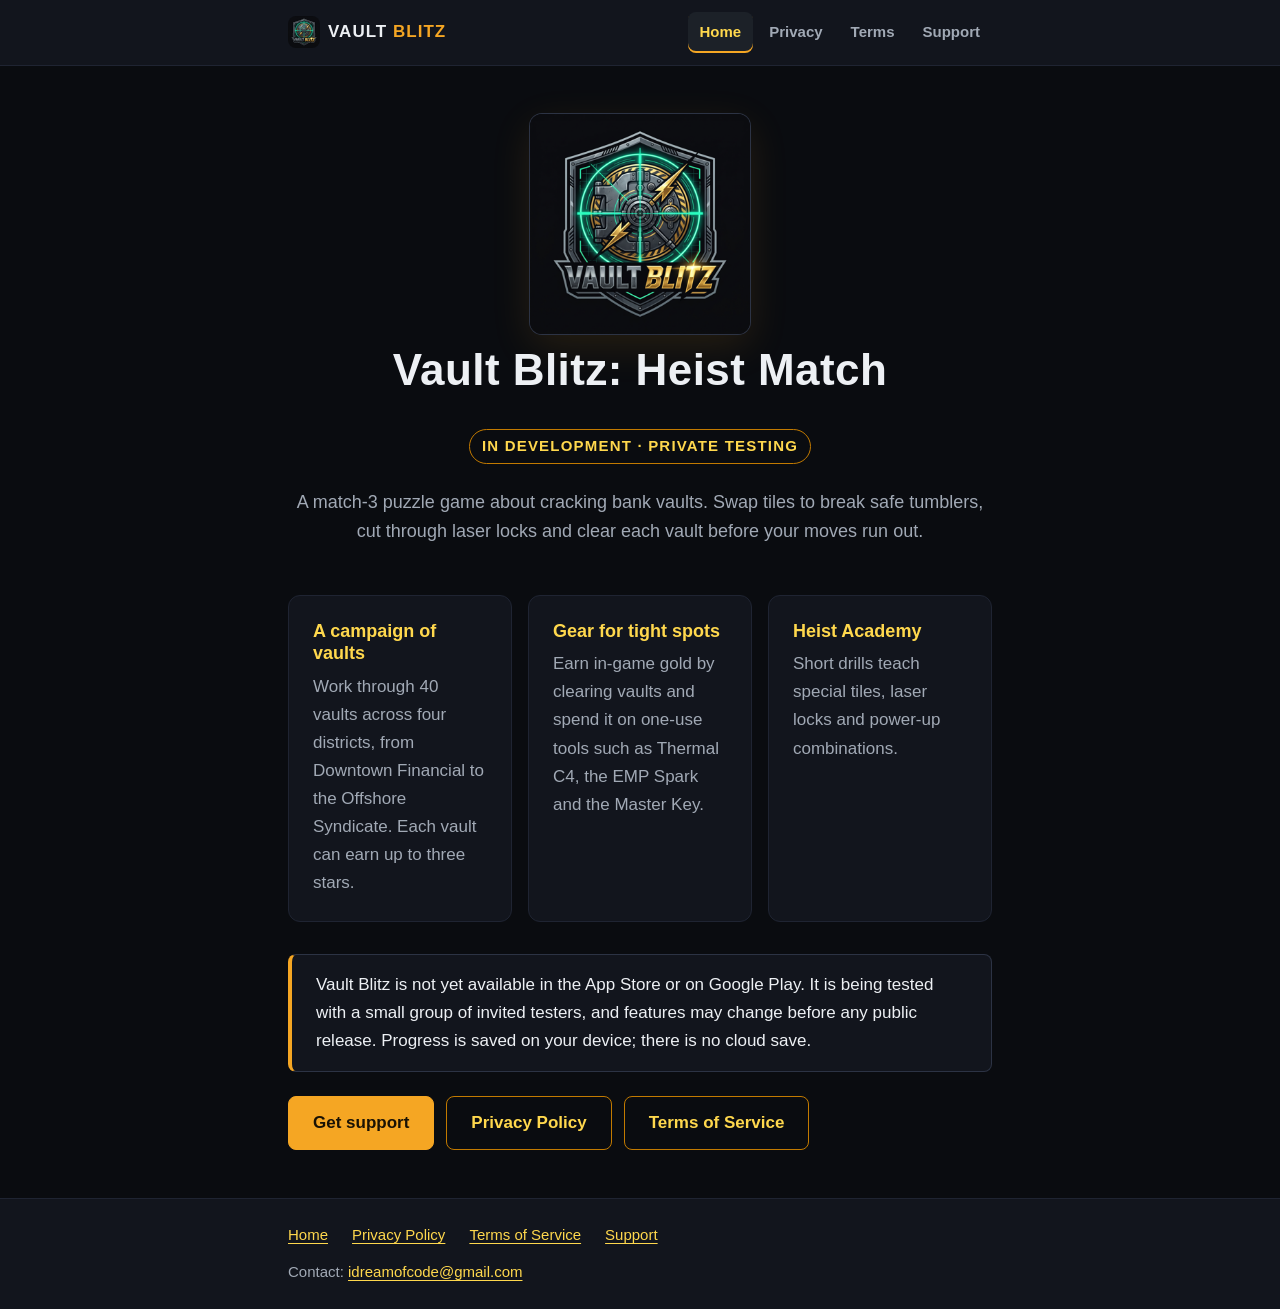
<file: index.html>
<!doctype html>
<html lang="en">
  <head>
    <meta charset="utf-8" />
    <meta name="viewport" content="width=device-width, initial-scale=1" />
    <title>Vault Blitz: Heist Match</title>
    <meta
      name="description"
      content="Vault Blitz: Heist Match is a match-3 heist puzzle game for iOS and Android, currently in development and private testing."
    />
    <meta name="theme-color" content="#0a0c10" />
    <link rel="icon" href="assets/favicon.png" type="image/png" />
    <link rel="stylesheet" href="assets/styles.css" />
  </head>
  <body>
    <a class="skip-link" href="#main">Skip to content</a>
    <header class="site-header">
      <div class="site-header__inner">
        <a class="brand" href="./">
          <img src="assets/favicon.png" alt="" width="32" height="32" />
          <span>Vault <span class="brand__accent">Blitz</span></span>
        </a>
        <nav class="site-nav" aria-label="Main">
          <ul>
            <li><a href="./" aria-current="page">Home</a></li>
            <li><a href="privacy.html">Privacy</a></li>
            <li><a href="terms.html">Terms</a></li>
            <li><a href="support.html">Support</a></li>
          </ul>
        </nav>
      </div>
    </header>

    <main id="main">
      <section class="hero" aria-labelledby="title">
        <img
          class="hero__mark"
          src="assets/vault-blitz-mark.png"
          alt="Vault Blitz logo: a vault door behind a green targeting reticle and a gold lightning bolt"
          width="220"
          height="220"
        />
        <h1 id="title">Vault Blitz: Heist Match</h1>
        <p class="status">In development · private testing</p>
        <p class="lede">
          A match-3 puzzle game about cracking bank vaults. Swap tiles to break safe tumblers, cut
          through laser locks and clear each vault before your moves run out.
        </p>
      </section>

      <ul class="cards">
        <li>
          <article class="card">
            <h2>A campaign of vaults</h2>
            <p>
              Work through 40 vaults across four districts, from Downtown Financial to the
              Offshore Syndicate. Each vault can earn up to three stars.
            </p>
          </article>
        </li>
        <li>
          <article class="card">
            <h2>Gear for tight spots</h2>
            <p>
              Earn in-game gold by clearing vaults and spend it on one-use tools such as Thermal C4,
              the EMP Spark and the Master Key.
            </p>
          </article>
        </li>
        <li>
          <article class="card">
            <h2>Heist Academy</h2>
            <p>Short drills teach special tiles, laser locks and power-up combinations.</p>
          </article>
        </li>
      </ul>

      <div class="callout">
        <p>
          Vault Blitz is not yet available in the App Store or on Google Play. It is being tested
          with a small group of invited testers, and features may change before any public
          release. Progress is saved on your device; there is no cloud save.
        </p>
      </div>

      <ul class="link-row" aria-label="More information">
        <li><a class="button button--primary" href="support.html">Get support</a></li>
        <li><a class="button" href="privacy.html">Privacy Policy</a></li>
        <li><a class="button" href="terms.html">Terms of Service</a></li>
      </ul>
    </main>

    <footer class="site-footer">
      <div class="site-footer__inner">
        <ul aria-label="Site">
          <li><a href="./">Home</a></li>
          <li><a href="privacy.html">Privacy Policy</a></li>
          <li><a href="terms.html">Terms of Service</a></li>
          <li><a href="support.html">Support</a></li>
        </ul>
        <p>Contact: <a href="mailto:idreamofcode@gmail.com">idreamofcode@gmail.com</a></p>
      </div>
    </footer>
  </body>
</html>
</file>
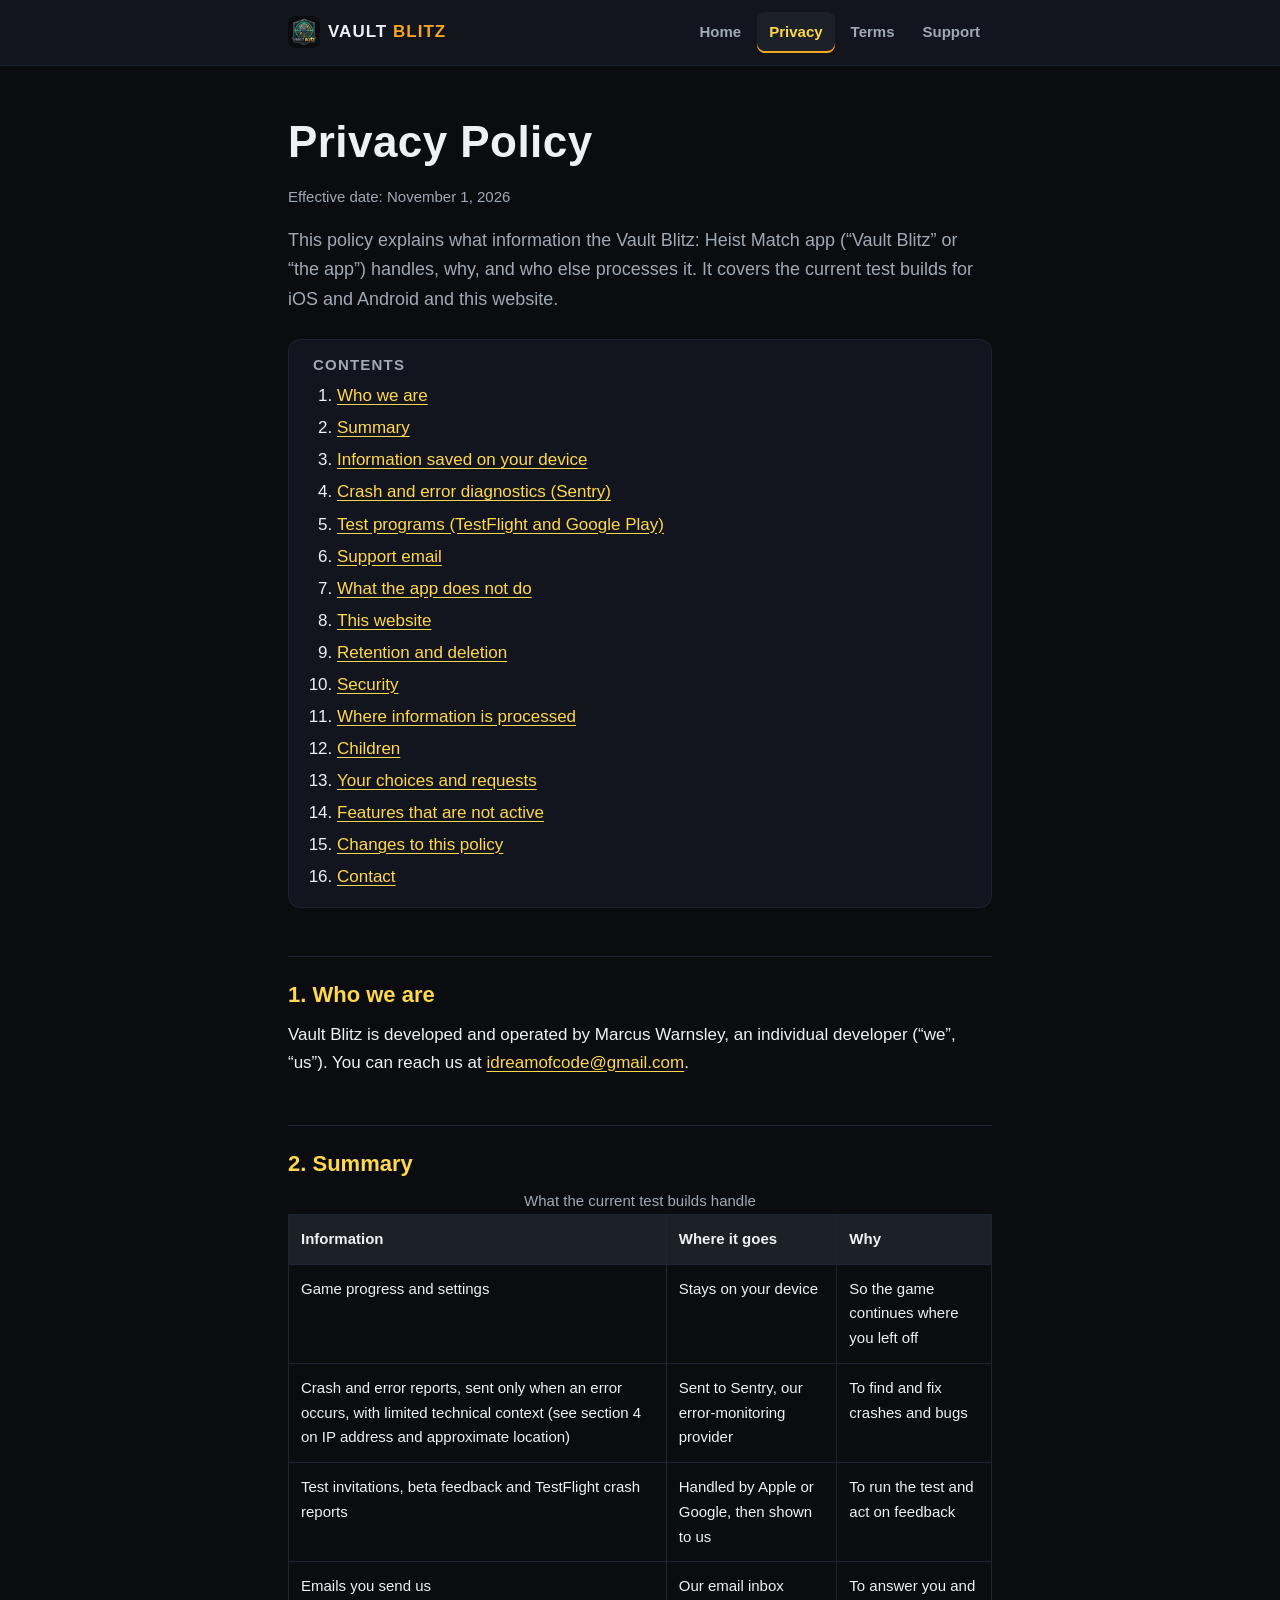
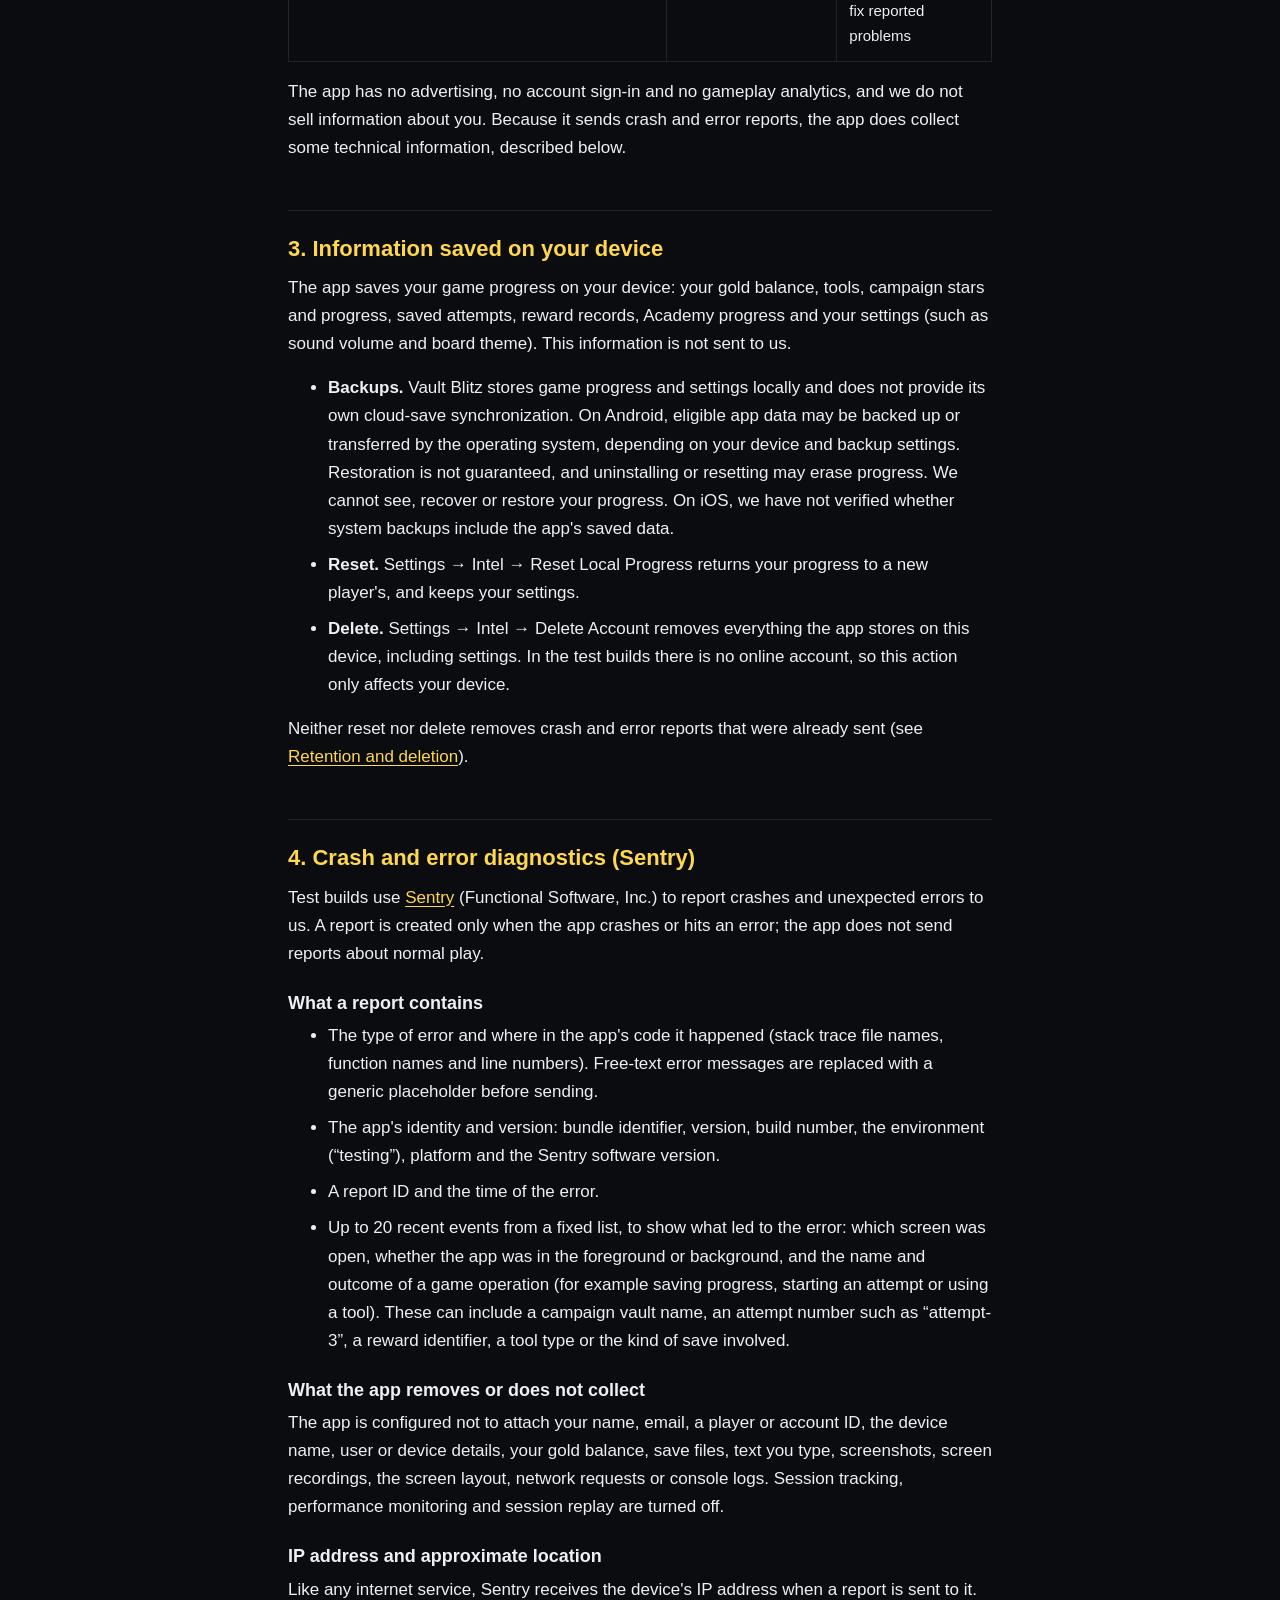
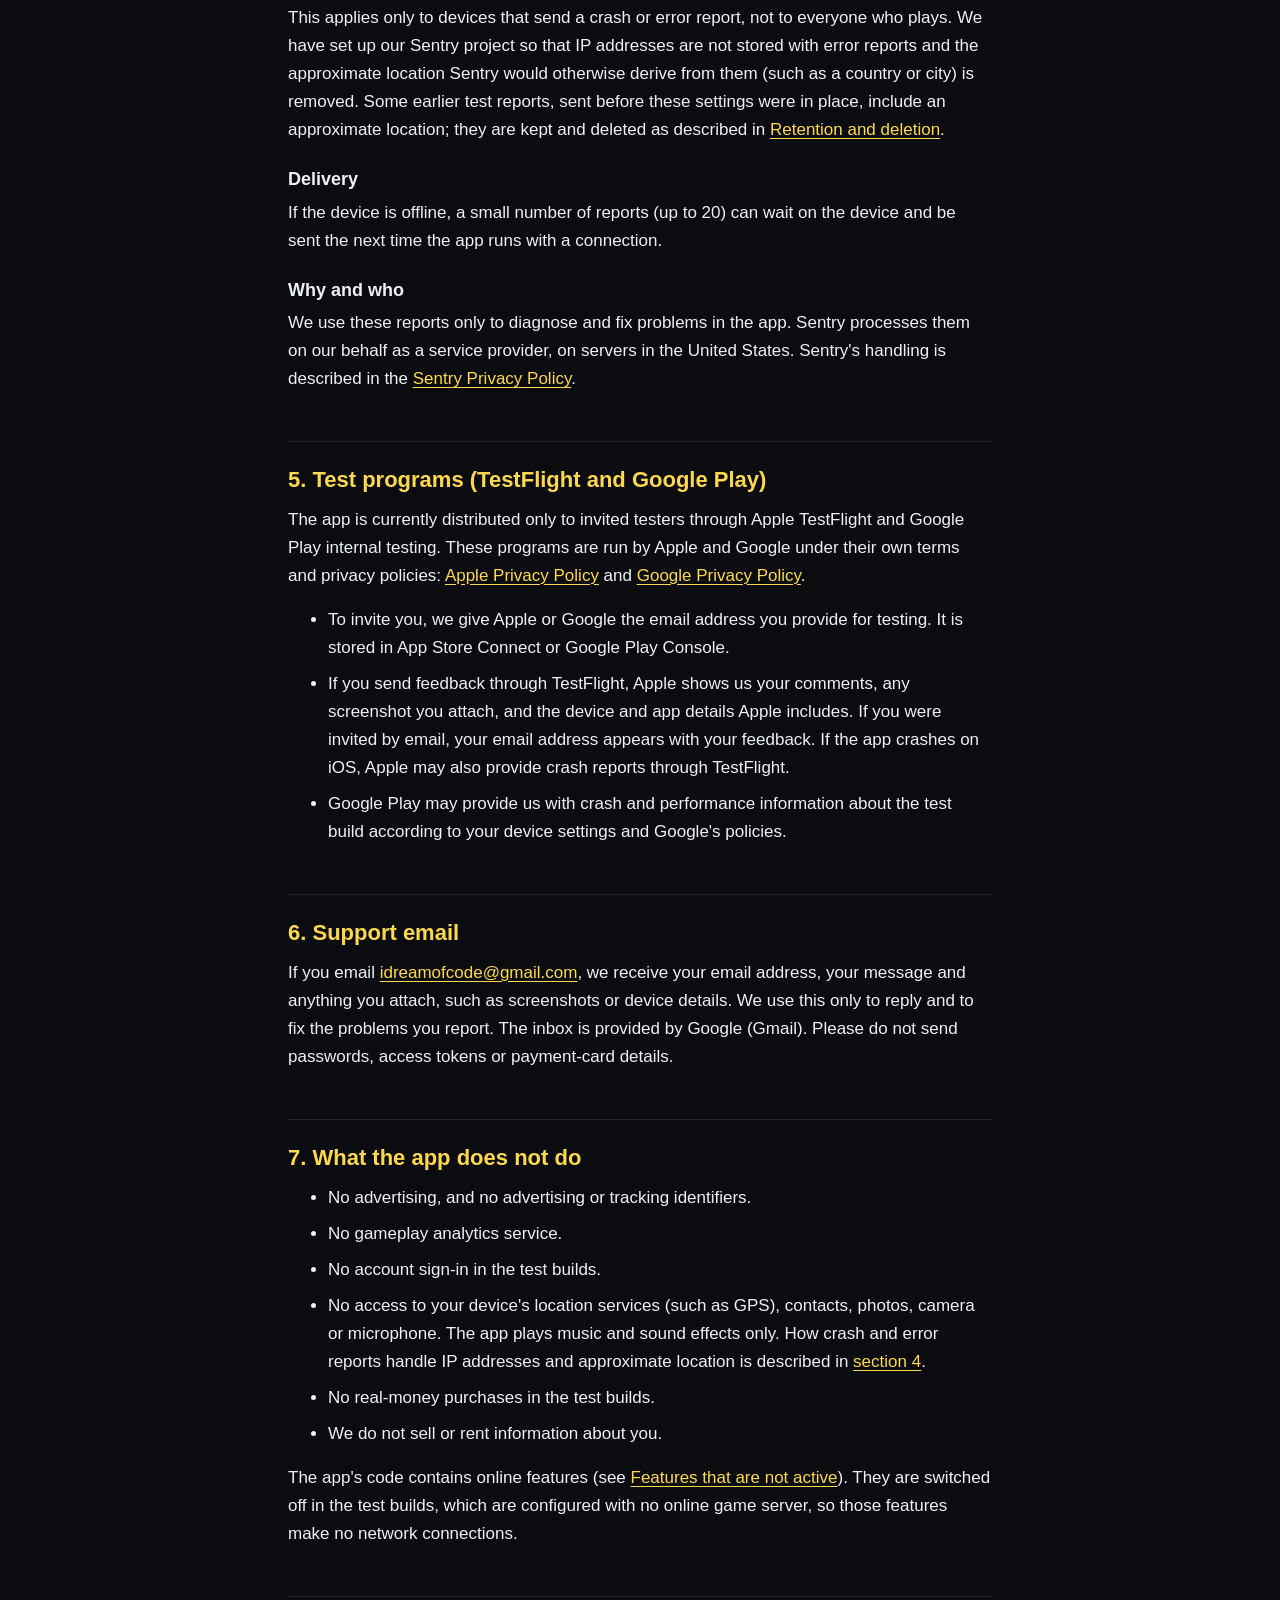
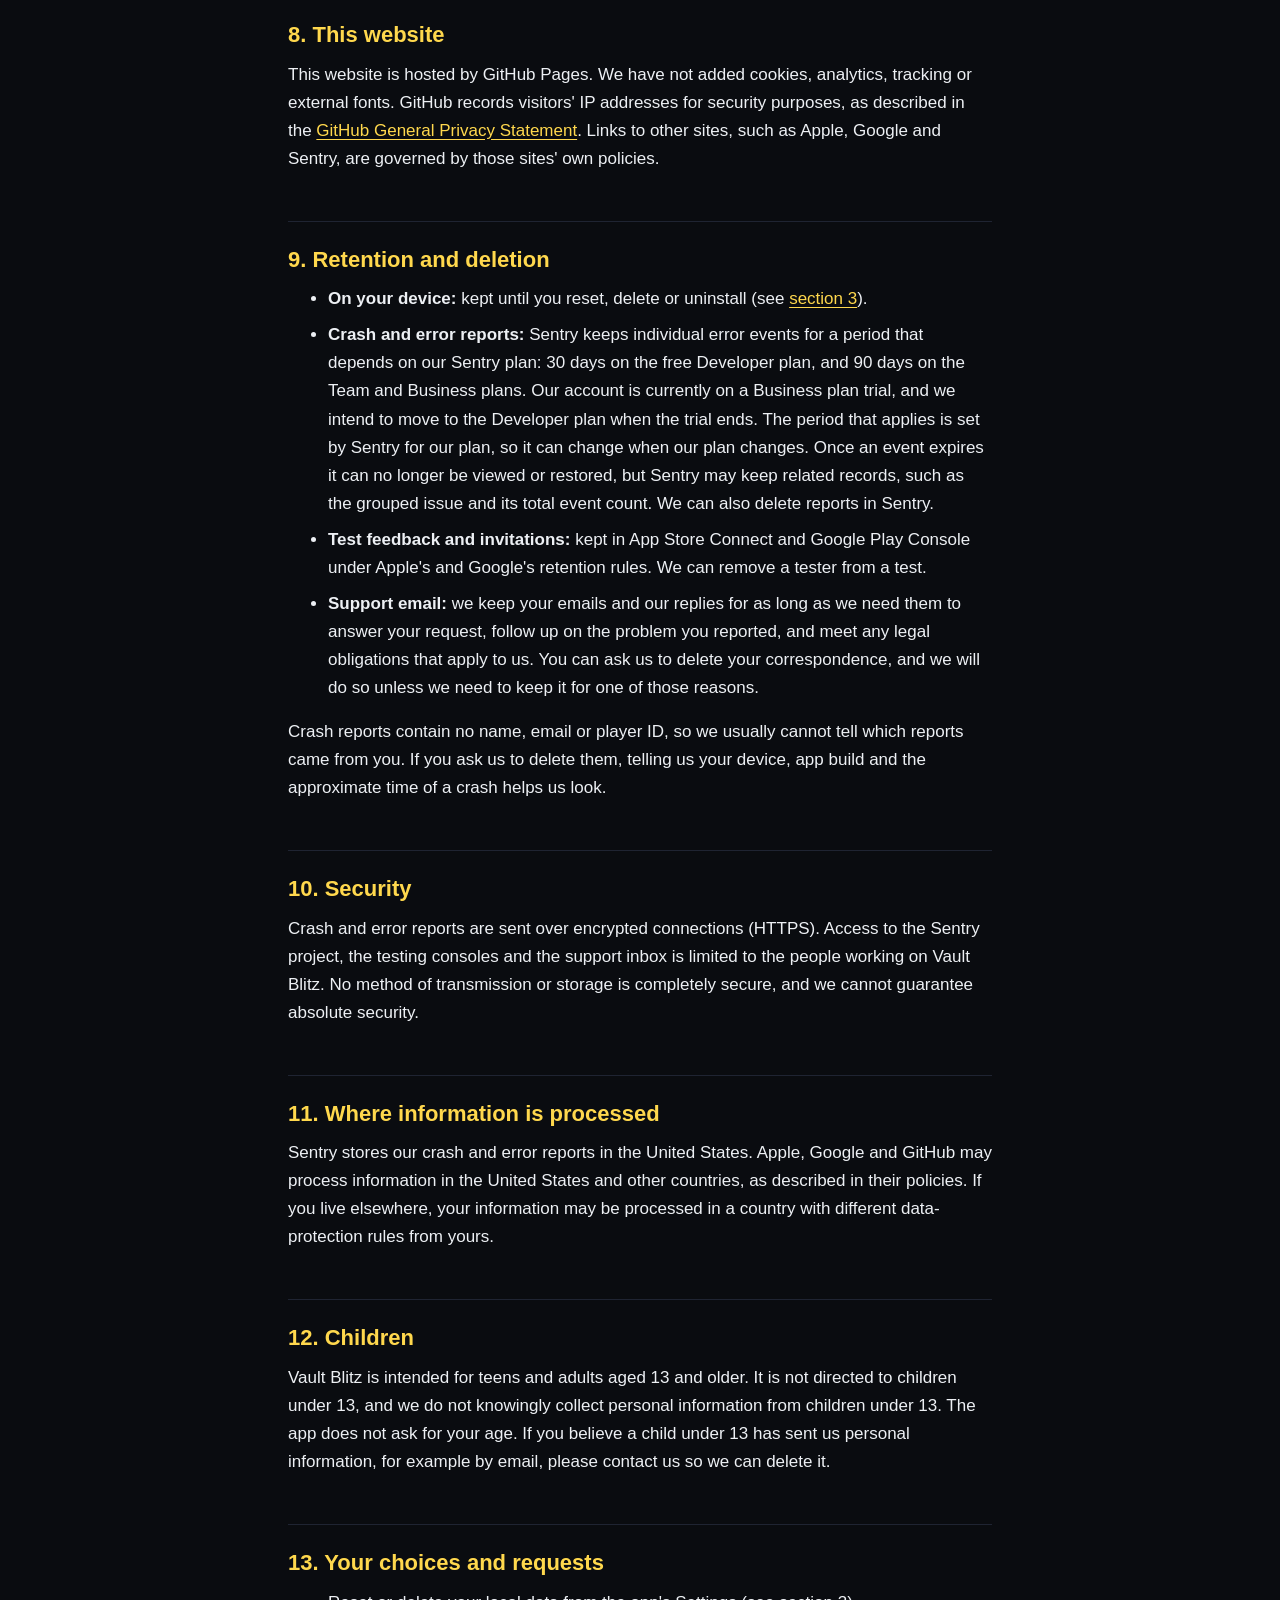
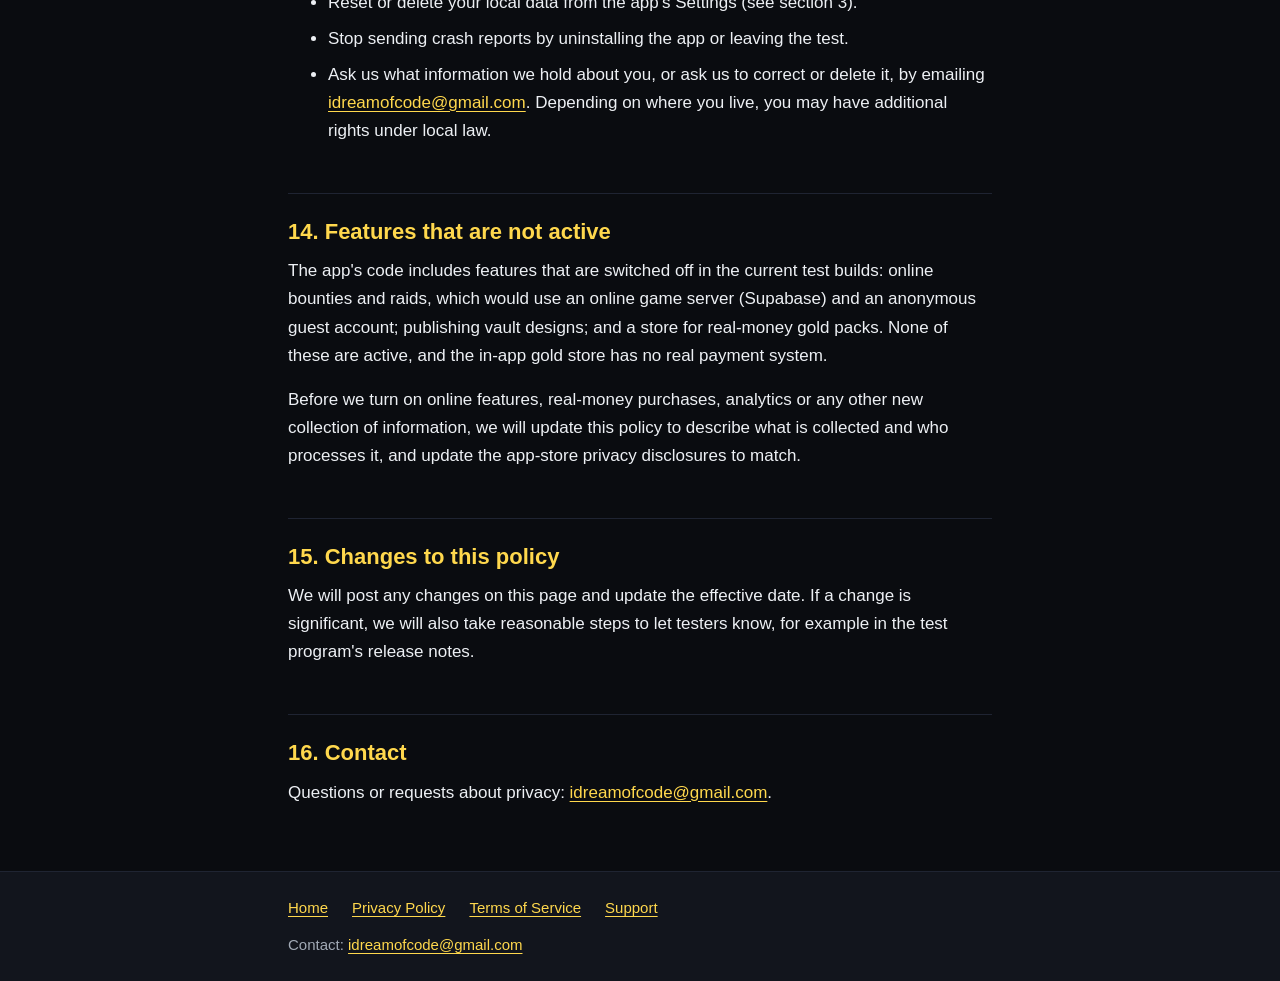
<file: privacy.html>
<!doctype html>
<html lang="en">
  <head>
    <meta charset="utf-8" />
    <meta name="viewport" content="width=device-width, initial-scale=1" />
    <title>Privacy Policy · Vault Blitz: Heist Match</title>
    <meta
      name="description"
      content="How Vault Blitz: Heist Match handles information: local saves, crash and error diagnostics, tester feedback and support email."
    />
    <meta name="theme-color" content="#0a0c10" />
    <link rel="icon" href="assets/favicon.png" type="image/png" />
    <link rel="stylesheet" href="assets/styles.css" />
  </head>
  <body>
    <a class="skip-link" href="#main">Skip to content</a>
    <header class="site-header">
      <div class="site-header__inner">
        <a class="brand" href="./">
          <img src="assets/favicon.png" alt="" width="32" height="32" />
          <span>Vault <span class="brand__accent">Blitz</span></span>
        </a>
        <nav class="site-nav" aria-label="Main">
          <ul>
            <li><a href="./">Home</a></li>
            <li><a href="privacy.html" aria-current="page">Privacy</a></li>
            <li><a href="terms.html">Terms</a></li>
            <li><a href="support.html">Support</a></li>
          </ul>
        </nav>
      </div>
    </header>

    <main id="main">
      <h1>Privacy Policy</h1>
      <p class="meta">
        Effective date: <time datetime="2026-11-01">November 1, 2026</time>
      </p>
      <p class="lede">
        This policy explains what information the Vault Blitz: Heist Match app (“Vault Blitz” or
        “the app”) handles, why, and who else processes it. It covers the current test builds for
        iOS and Android and this website.
      </p>

      <nav class="toc" aria-labelledby="toc-title">
        <h2 id="toc-title">Contents</h2>
        <ol>
          <li><a href="#who">Who we are</a></li>
          <li><a href="#summary">Summary</a></li>
          <li><a href="#device">Information saved on your device</a></li>
          <li><a href="#diagnostics">Crash and error diagnostics (Sentry)</a></li>
          <li><a href="#testing">Test programs (TestFlight and Google Play)</a></li>
          <li><a href="#support">Support email</a></li>
          <li><a href="#not-collected">What the app does not do</a></li>
          <li><a href="#website">This website</a></li>
          <li><a href="#retention">Retention and deletion</a></li>
          <li><a href="#security">Security</a></li>
          <li><a href="#international">Where information is processed</a></li>
          <li><a href="#children">Children</a></li>
          <li><a href="#choices">Your choices and requests</a></li>
          <li><a href="#future">Features that are not active</a></li>
          <li><a href="#changes">Changes to this policy</a></li>
          <li><a href="#contact">Contact</a></li>
        </ol>
      </nav>

      <h2 id="who">1. Who we are</h2>
      <p>
        Vault Blitz is developed and operated by Marcus Warnsley, an individual developer (“we”,
        “us”). You can reach us at
        <a href="mailto:idreamofcode@gmail.com">idreamofcode@gmail.com</a>.
      </p>

      <h2 id="summary">2. Summary</h2>
      <div class="table-wrap">
        <table>
          <caption class="meta">What the current test builds handle</caption>
          <thead>
            <tr>
              <th scope="col">Information</th>
              <th scope="col">Where it goes</th>
              <th scope="col">Why</th>
            </tr>
          </thead>
          <tbody>
            <tr>
              <td>Game progress and settings</td>
              <td>Stays on your device</td>
              <td>So the game continues where you left off</td>
            </tr>
            <tr>
              <td>
                Crash and error reports, sent only when an error occurs, with limited technical
                context (see section 4 on IP address and approximate location)
              </td>
              <td>Sent to Sentry, our error-monitoring provider</td>
              <td>To find and fix crashes and bugs</td>
            </tr>
            <tr>
              <td>Test invitations, beta feedback and TestFlight crash reports</td>
              <td>Handled by Apple or Google, then shown to us</td>
              <td>To run the test and act on feedback</td>
            </tr>
            <tr>
              <td>Emails you send us</td>
              <td>Our email inbox</td>
              <td>To answer you and fix reported problems</td>
            </tr>
          </tbody>
        </table>
      </div>
      <p>
        The app has no advertising, no account sign-in and no gameplay analytics, and we do not
        sell information about you. Because it sends crash and error reports, the app does
        collect some technical information, described below.
      </p>

      <h2 id="device">3. Information saved on your device</h2>
      <p>
        The app saves your game progress on your device: your gold balance, tools, campaign stars
        and progress, saved attempts, reward records, Academy progress and your settings (such as
        sound volume and board theme). This information is not sent to us.
      </p>
      <ul>
        <li>
          <strong>Backups.</strong> Vault Blitz stores game progress and settings locally and does
          not provide its own cloud-save synchronization. On Android, eligible app data may be
          backed up or transferred by the operating system, depending on your device and backup
          settings. Restoration is not guaranteed, and uninstalling or resetting may erase
          progress. We cannot see, recover or restore your progress. On iOS, we have not verified
          whether system backups include the app's saved data.
        </li>
        <li>
          <strong>Reset.</strong> Settings → Intel → Reset Local Progress returns your progress to
          a new player's, and keeps your settings.
        </li>
        <li>
          <strong>Delete.</strong> Settings → Intel → Delete Account removes everything the app
          stores on this device, including settings. In the test builds there is no online
          account, so this action only affects your device.
        </li>
      </ul>
      <p>
        Neither reset nor delete removes crash and error reports that were already sent (see
        <a href="#retention">Retention and deletion</a>).
      </p>

      <h2 id="diagnostics">4. Crash and error diagnostics (Sentry)</h2>
      <p>
        Test builds use <a href="https://sentry.io/">Sentry</a> (Functional Software, Inc.) to
        report crashes and unexpected errors to us. A report is created only when the app crashes
        or hits an error; the app does not send reports about normal play.
      </p>
      <h3>What a report contains</h3>
      <ul>
        <li>
          The type of error and where in the app's code it happened (stack trace file names,
          function names and line numbers). Free-text error messages are replaced with a generic
          placeholder before sending.
        </li>
        <li>
          The app's identity and version: bundle identifier, version, build number, the
          environment (“testing”), platform and the Sentry software version.
        </li>
        <li>A report ID and the time of the error.</li>
        <li>
          Up to 20 recent events from a fixed list, to show what led to the error: which screen
          was open, whether the app was in the foreground or background, and the name and outcome
          of a game operation (for example saving progress, starting an attempt or using a tool).
          These can include a campaign vault name, an attempt number such as “attempt-3”, a reward
          identifier, a tool type or the kind of save involved.
        </li>
      </ul>
      <h3>What the app removes or does not collect</h3>
      <p>
        The app is configured not to attach your name, email, a player or account ID, the device
        name, user or device details, your gold balance, save files, text you type, screenshots,
        screen recordings, the screen layout, network requests or console logs. Session tracking,
        performance monitoring and session replay are turned off.
      </p>
      <h3>IP address and approximate location</h3>
      <p>
        Like any internet service, Sentry receives the device's IP address when a report is sent
        to it. This applies only to devices that send a crash or error report, not to everyone who
        plays. We have set up our Sentry project so that IP addresses are not stored with error
        reports and the approximate location Sentry would otherwise derive from them (such as a
        country or city) is removed. Some earlier test reports, sent before these settings were in
        place, include an approximate location; they are kept and deleted as described in
        <a href="#retention">Retention and deletion</a>.
      </p>
      <h3>Delivery</h3>
      <p>
        If the device is offline, a small number of reports (up to 20) can wait on the device and
        be sent the next time the app runs with a connection.
      </p>
      <h3>Why and who</h3>
      <p>
        We use these reports only to diagnose and fix problems in the app. Sentry processes them
        on our behalf as a service provider, on servers in the United States. Sentry's handling is
        described in the <a href="https://sentry.io/privacy/">Sentry Privacy Policy</a>.
      </p>

      <h2 id="testing">5. Test programs (TestFlight and Google Play)</h2>
      <p>
        The app is currently distributed only to invited testers through Apple TestFlight and
        Google Play internal testing. These programs are run by Apple and Google under their own
        terms and privacy policies:
        <a href="https://www.apple.com/legal/privacy/">Apple Privacy Policy</a> and
        <a href="https://policies.google.com/privacy">Google Privacy Policy</a>.
      </p>
      <ul>
        <li>
          To invite you, we give Apple or Google the email address you provide for testing. It is
          stored in App Store Connect or Google Play Console.
        </li>
        <li>
          If you send feedback through TestFlight, Apple shows us your comments, any screenshot
          you attach, and the device and app details Apple includes. If you were invited by email,
          your email address appears with your feedback. If the app crashes on iOS, Apple may also
          provide crash reports through TestFlight.
        </li>
        <li>
          Google Play may provide us with crash and performance information about the test build
          according to your device settings and Google's policies.
        </li>
      </ul>

      <h2 id="support">6. Support email</h2>
      <p>
        If you email <a href="mailto:idreamofcode@gmail.com">idreamofcode@gmail.com</a>, we receive
        your email address, your message and anything you attach, such as screenshots or device
        details. We use this only to reply and to fix the problems you report. The inbox is
        provided by Google (Gmail). Please do not send passwords, access tokens or payment-card
        details.
      </p>

      <h2 id="not-collected">7. What the app does not do</h2>
      <ul>
        <li>No advertising, and no advertising or tracking identifiers.</li>
        <li>No gameplay analytics service.</li>
        <li>No account sign-in in the test builds.</li>
        <li>
          No access to your device's location services (such as GPS), contacts, photos, camera or
          microphone. The app plays music and sound effects only. How crash and error reports
          handle IP addresses and approximate location is described in
          <a href="#diagnostics">section 4</a>.
        </li>
        <li>No real-money purchases in the test builds.</li>
        <li>We do not sell or rent information about you.</li>
      </ul>
      <p>
        The app's code contains online features (see <a href="#future">Features that are not
        active</a>). They are switched off in the test builds, which are configured with no online
        game server, so those features make no network connections.
      </p>

      <h2 id="website">8. This website</h2>
      <p>
        This website is hosted by GitHub Pages. We have not added cookies, analytics, tracking or
        external fonts. GitHub records visitors' IP addresses for security purposes, as described
        in the
        <a href="https://docs.github.com/en/site-policy/privacy-policies/github-general-privacy-statement"
          >GitHub General Privacy Statement</a
        >. Links to other sites, such as Apple, Google and Sentry, are governed by those sites'
        own policies.
      </p>

      <h2 id="retention">9. Retention and deletion</h2>
      <ul>
        <li>
          <strong>On your device:</strong> kept until you reset, delete or uninstall (see
          <a href="#device">section 3</a>).
        </li>
        <li>
          <strong>Crash and error reports:</strong> Sentry keeps individual error events for a
          period that depends on our Sentry plan: 30 days on the free Developer plan, and 90 days on
          the Team and Business plans. Our account is currently on a Business plan trial, and we
          intend to move to the Developer plan when the trial ends. The period that applies is set
          by Sentry for our plan, so it can change when our plan changes. Once an event expires it
          can no longer be viewed or restored, but Sentry may keep related records, such as the
          grouped issue and its total event count. We can also delete reports in Sentry.
        </li>
        <li>
          <strong>Test feedback and invitations:</strong> kept in App Store Connect and Google Play
          Console under Apple's and Google's retention rules. We can remove a tester from a test.
        </li>
        <li>
          <strong>Support email:</strong>
          we keep your emails and our replies for as long as we need them to answer your request,
          follow up on the problem you reported, and meet any legal obligations that apply to us.
          You can ask us to delete your correspondence, and we will do so unless we need to keep it
          for one of those reasons.
        </li>
      </ul>
      <p>
        Crash reports contain no name, email or player ID, so we usually cannot tell which reports
        came from you. If you ask us to delete them, telling us your device, app build and the
        approximate time of a crash helps us look.
      </p>

      <h2 id="security">10. Security</h2>
      <p>
        Crash and error reports are sent over encrypted connections (HTTPS). Access to the Sentry
        project, the testing consoles and the support inbox is limited to the people working on
        Vault Blitz. No method of transmission or storage is completely secure, and we cannot
        guarantee absolute security.
      </p>

      <h2 id="international">11. Where information is processed</h2>
      <p>
        Sentry stores our crash and error reports in the United States. Apple, Google and GitHub
        may process information in the United States and other countries, as described in their
        policies. If you live elsewhere, your information may be processed in a country with
        different data-protection rules from yours.
      </p>

      <h2 id="children">12. Children</h2>
      <p>
        Vault Blitz is intended for teens and adults aged 13 and older. It is not directed to
        children under 13, and we do not knowingly collect personal information from children
        under 13. The app does not ask for your age. If you believe a child under 13 has sent us
        personal information, for example by email, please contact us so we can delete it.
      </p>

      <h2 id="choices">13. Your choices and requests</h2>
      <ul>
        <li>Reset or delete your local data from the app's Settings (see section 3).</li>
        <li>Stop sending crash reports by uninstalling the app or leaving the test.</li>
        <li>
          Ask us what information we hold about you, or ask us to correct or delete it, by
          emailing <a href="mailto:idreamofcode@gmail.com">idreamofcode@gmail.com</a>. Depending
          on where you live, you may have additional rights under local law.
        </li>
      </ul>

      <h2 id="future">14. Features that are not active</h2>
      <p>
        The app's code includes features that are switched off in the current test builds:
        online bounties and raids, which would use an online game server (Supabase) and an
        anonymous guest account; publishing vault designs; and a store for real-money gold
        packs. None of these are active, and the in-app gold store has no real payment system.
      </p>
      <p>
        Before we turn on online features, real-money purchases, analytics or any other new
        collection of information, we will update this policy to describe what is collected and
        who processes it, and update the app-store privacy disclosures to match.
      </p>

      <h2 id="changes">15. Changes to this policy</h2>
      <p>
        We will post any changes on this page and update the effective date. If a change is
        significant, we will also take reasonable steps to let testers know, for example in the
        test program's release notes.
      </p>

      <h2 id="contact">16. Contact</h2>
      <p>
        Questions or requests about privacy:
        <a href="mailto:idreamofcode@gmail.com">idreamofcode@gmail.com</a>.
      </p>
    </main>

    <footer class="site-footer">
      <div class="site-footer__inner">
        <ul aria-label="Site">
          <li><a href="./">Home</a></li>
          <li><a href="privacy.html">Privacy Policy</a></li>
          <li><a href="terms.html">Terms of Service</a></li>
          <li><a href="support.html">Support</a></li>
        </ul>
        <p>Contact: <a href="mailto:idreamofcode@gmail.com">idreamofcode@gmail.com</a></p>
      </div>
    </footer>
  </body>
</html>
</file>
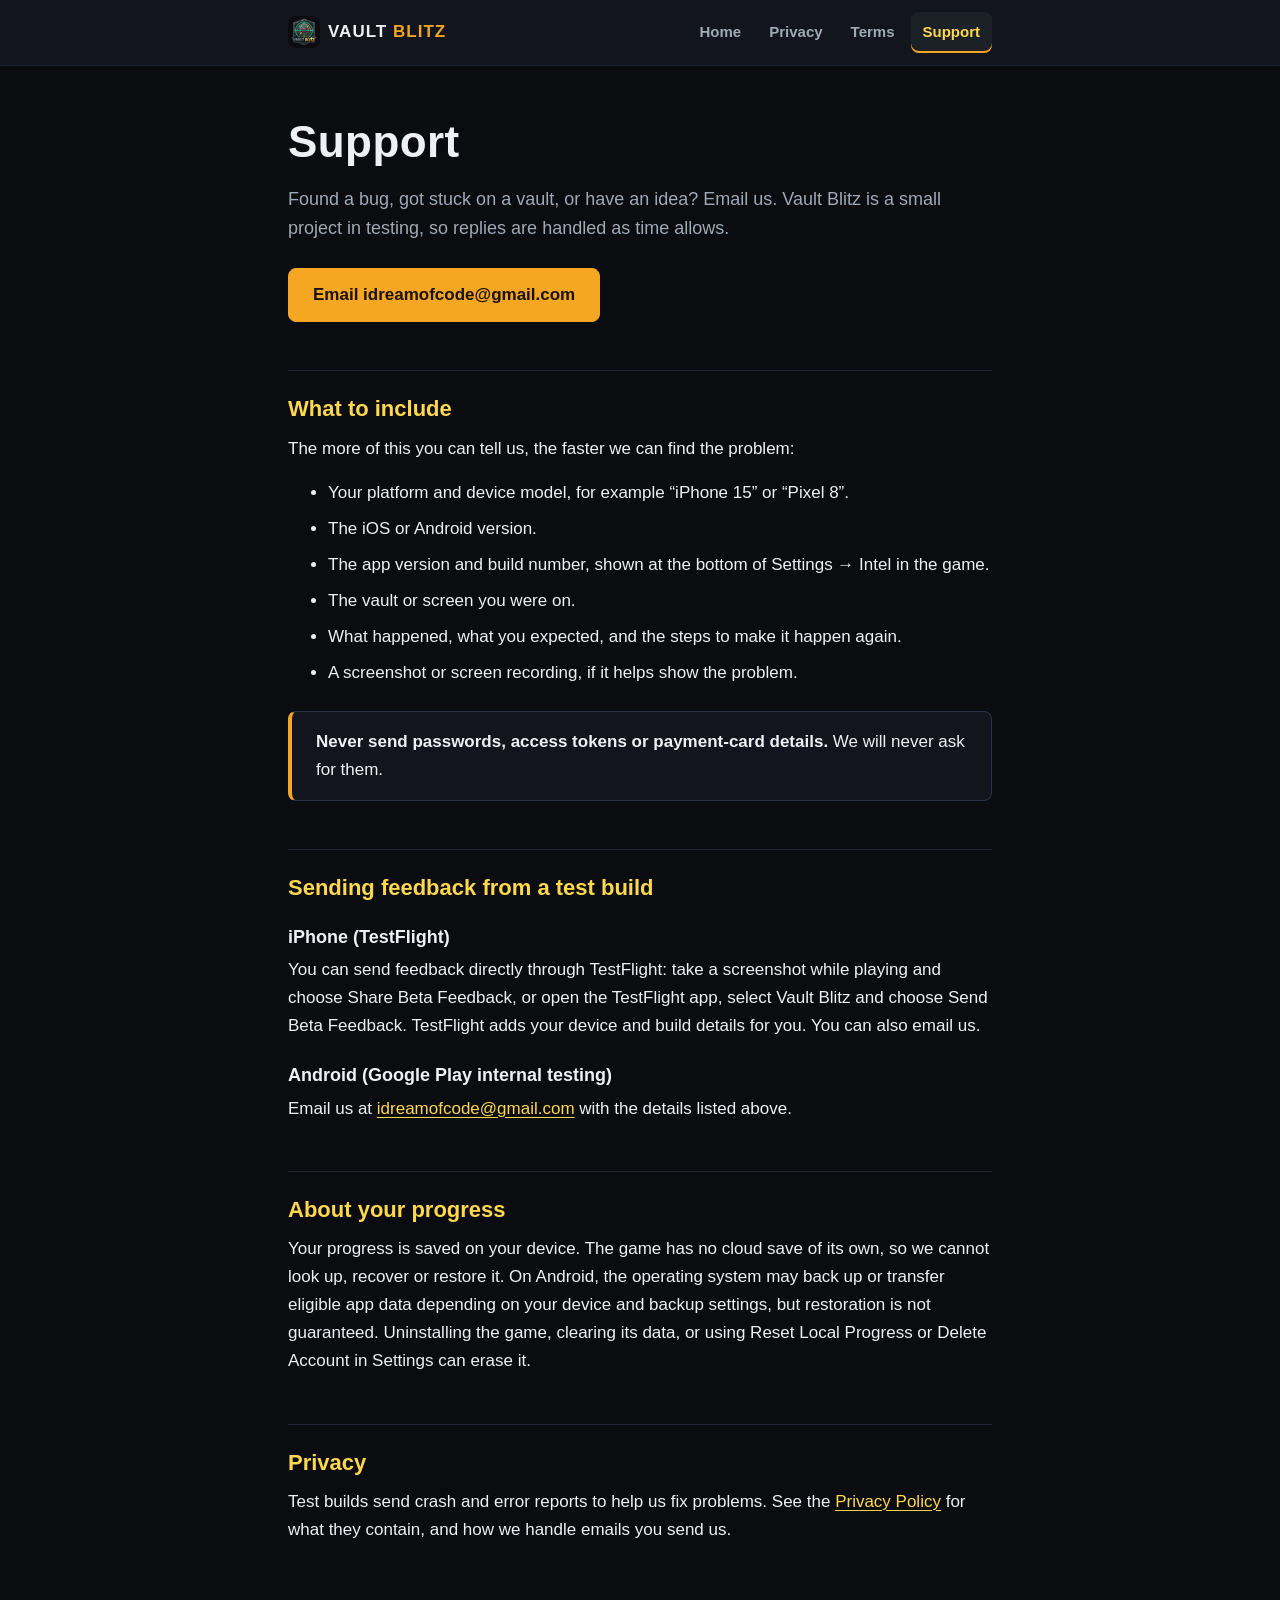
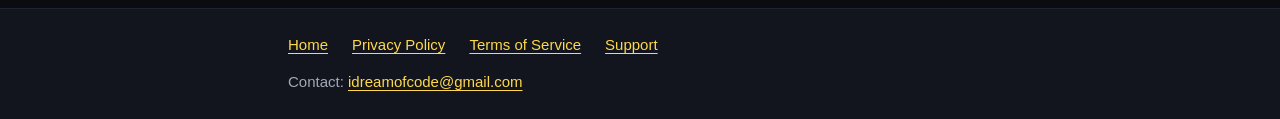
<file: support.html>
<!doctype html>
<html lang="en">
  <head>
    <meta charset="utf-8" />
    <meta name="viewport" content="width=device-width, initial-scale=1" />
    <title>Support · Vault Blitz: Heist Match</title>
    <meta
      name="description"
      content="Get help with Vault Blitz: Heist Match and send feedback from a test build."
    />
    <meta name="theme-color" content="#0a0c10" />
    <link rel="icon" href="assets/favicon.png" type="image/png" />
    <link rel="stylesheet" href="assets/styles.css" />
  </head>
  <body>
    <a class="skip-link" href="#main">Skip to content</a>
    <header class="site-header">
      <div class="site-header__inner">
        <a class="brand" href="./">
          <img src="assets/favicon.png" alt="" width="32" height="32" />
          <span>Vault <span class="brand__accent">Blitz</span></span>
        </a>
        <nav class="site-nav" aria-label="Main">
          <ul>
            <li><a href="./">Home</a></li>
            <li><a href="privacy.html">Privacy</a></li>
            <li><a href="terms.html">Terms</a></li>
            <li><a href="support.html" aria-current="page">Support</a></li>
          </ul>
        </nav>
      </div>
    </header>

    <main id="main">
      <h1>Support</h1>
      <p class="lede">
        Found a bug, got stuck on a vault, or have an idea? Email us. Vault Blitz is a small
        project in testing, so replies are handled as time allows.
      </p>

      <ul class="link-row">
        <li>
          <a
            class="button button--primary"
            href="mailto:idreamofcode@gmail.com?subject=Vault%20Blitz%20support"
            >Email idreamofcode@gmail.com</a
          >
        </li>
      </ul>

      <h2 id="include">What to include</h2>
      <p>The more of this you can tell us, the faster we can find the problem:</p>
      <ul>
        <li>Your platform and device model, for example “iPhone 15” or “Pixel 8”.</li>
        <li>The iOS or Android version.</li>
        <li>
          The app version and build number, shown at the bottom of Settings → Intel in the game.
        </li>
        <li>The vault or screen you were on.</li>
        <li>What happened, what you expected, and the steps to make it happen again.</li>
        <li>A screenshot or screen recording, if it helps show the problem.</li>
      </ul>
      <div class="callout">
        <p>
          <strong>Never send passwords, access tokens or payment-card details.</strong> We will
          never ask for them.
        </p>
      </div>

      <h2 id="feedback">Sending feedback from a test build</h2>
      <h3>iPhone (TestFlight)</h3>
      <p>
        You can send feedback directly through TestFlight: take a screenshot while playing and
        choose Share Beta Feedback, or open the TestFlight app, select Vault Blitz and choose Send
        Beta Feedback. TestFlight adds your device and build details for you. You can also email
        us.
      </p>
      <h3>Android (Google Play internal testing)</h3>
      <p>
        Email us at
        <a href="mailto:idreamofcode@gmail.com?subject=Vault%20Blitz%20Android%20feedback"
          >idreamofcode@gmail.com</a
        >
        with the details listed above.
      </p>

      <h2 id="saves">About your progress</h2>
      <p>
        Your progress is saved on your device. The game has no cloud save of its own, so we cannot
        look up, recover or restore it. On Android, the operating system may back up or transfer
        eligible app data depending on your device and backup settings, but restoration is not
        guaranteed. Uninstalling the game, clearing its data, or using Reset Local Progress or
        Delete Account in Settings can erase it.
      </p>

      <h2 id="privacy">Privacy</h2>
      <p>
        Test builds send crash and error reports to help us fix problems. See the
        <a href="privacy.html">Privacy Policy</a> for what they contain, and how we handle emails
        you send us.
      </p>
    </main>

    <footer class="site-footer">
      <div class="site-footer__inner">
        <ul aria-label="Site">
          <li><a href="./">Home</a></li>
          <li><a href="privacy.html">Privacy Policy</a></li>
          <li><a href="terms.html">Terms of Service</a></li>
          <li><a href="support.html">Support</a></li>
        </ul>
        <p>Contact: <a href="mailto:idreamofcode@gmail.com">idreamofcode@gmail.com</a></p>
      </div>
    </footer>
  </body>
</html>
</file>
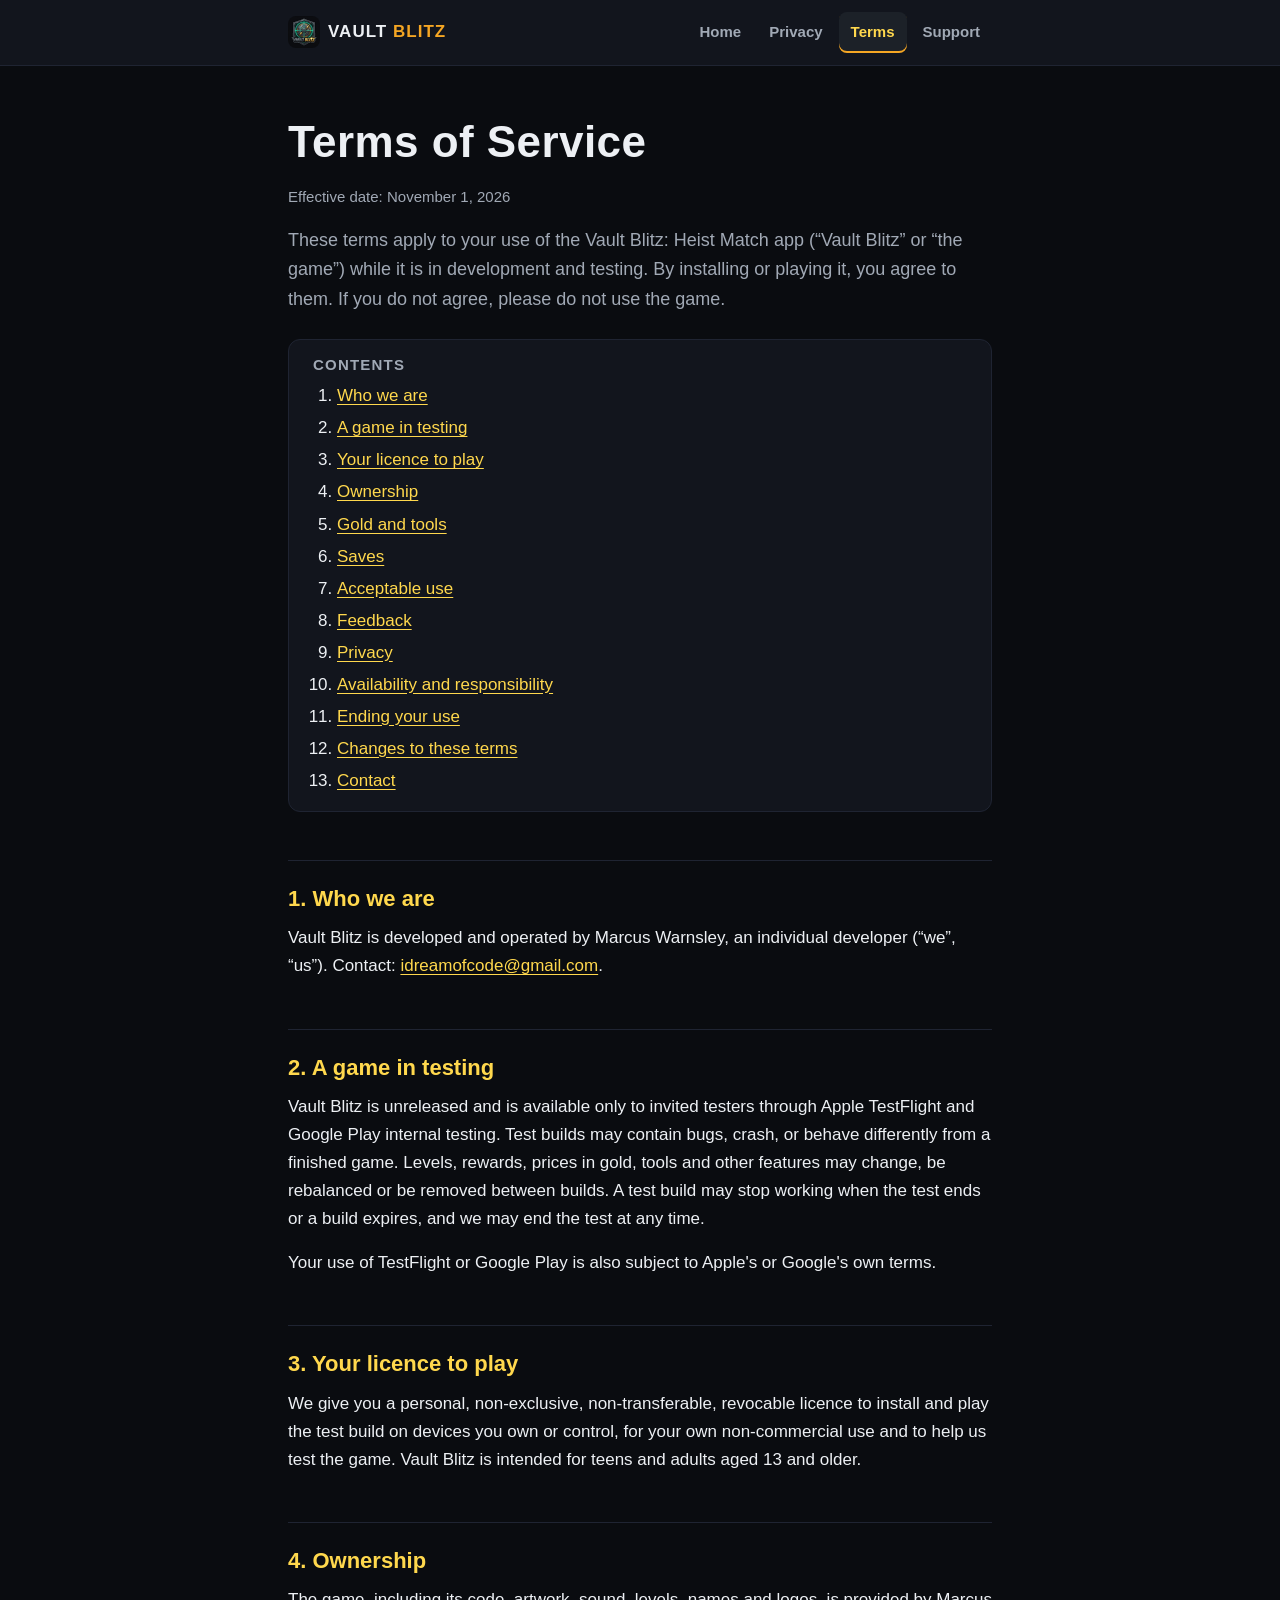
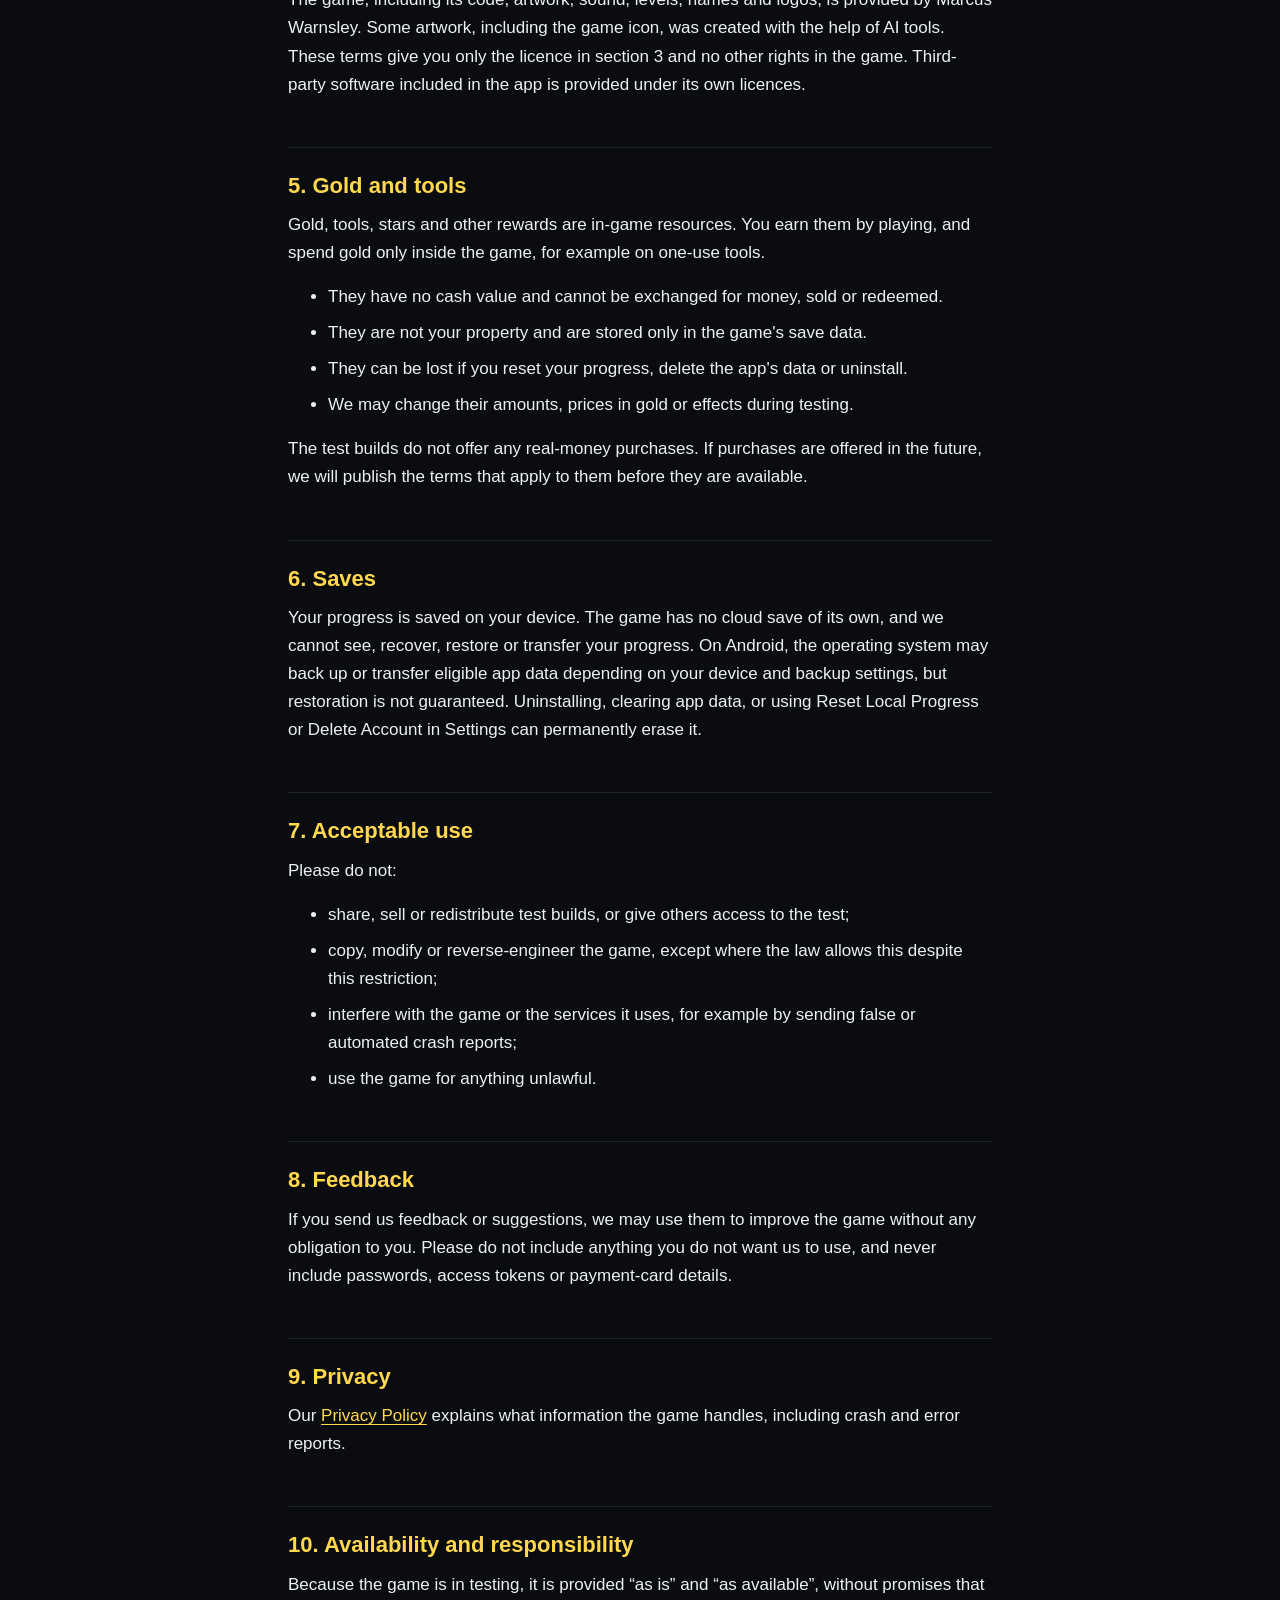
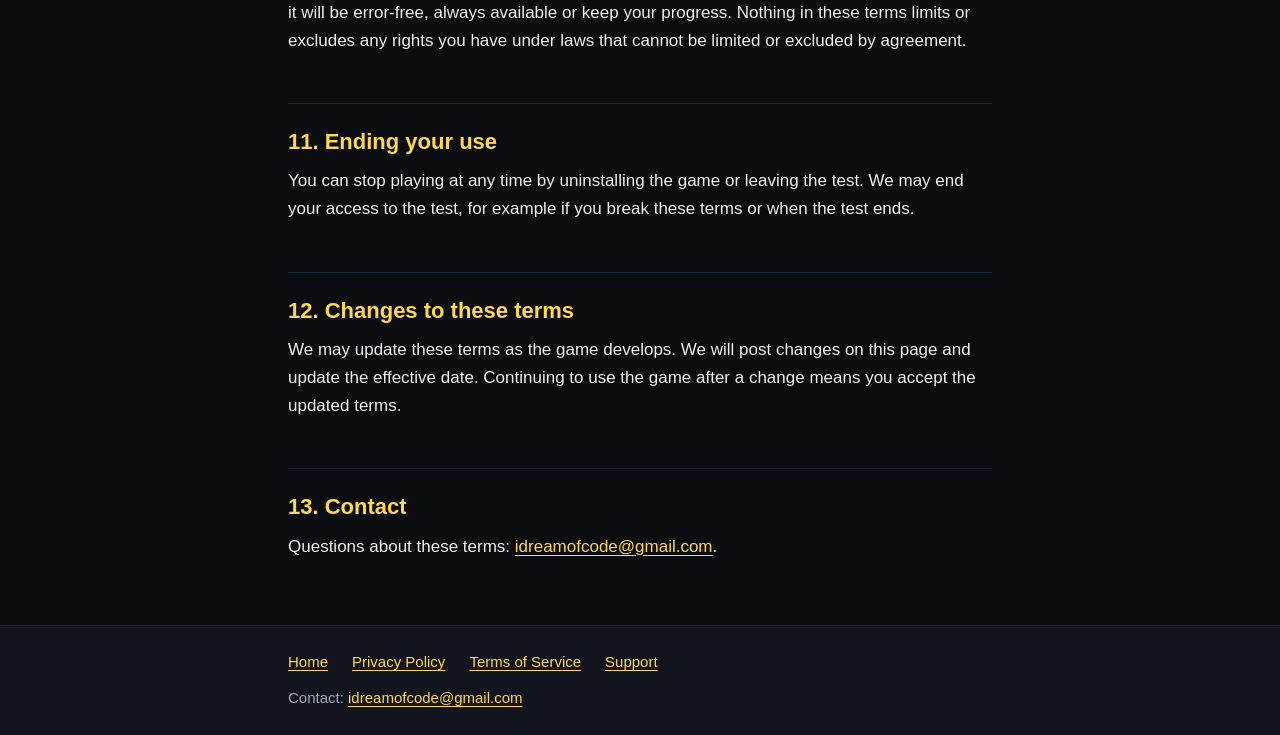
<file: terms.html>
<!doctype html>
<html lang="en">
  <head>
    <meta charset="utf-8" />
    <meta name="viewport" content="width=device-width, initial-scale=1" />
    <title>Terms of Service · Vault Blitz: Heist Match</title>
    <meta
      name="description"
      content="Terms for using Vault Blitz: Heist Match during development and testing."
    />
    <meta name="theme-color" content="#0a0c10" />
    <link rel="icon" href="assets/favicon.png" type="image/png" />
    <link rel="stylesheet" href="assets/styles.css" />
  </head>
  <body>
    <a class="skip-link" href="#main">Skip to content</a>
    <header class="site-header">
      <div class="site-header__inner">
        <a class="brand" href="./">
          <img src="assets/favicon.png" alt="" width="32" height="32" />
          <span>Vault <span class="brand__accent">Blitz</span></span>
        </a>
        <nav class="site-nav" aria-label="Main">
          <ul>
            <li><a href="./">Home</a></li>
            <li><a href="privacy.html">Privacy</a></li>
            <li><a href="terms.html" aria-current="page">Terms</a></li>
            <li><a href="support.html">Support</a></li>
          </ul>
        </nav>
      </div>
    </header>

    <main id="main">
      <h1>Terms of Service</h1>
      <p class="meta">
        Effective date: <time datetime="2026-11-01">November 1, 2026</time>
      </p>
      <p class="lede">
        These terms apply to your use of the Vault Blitz: Heist Match app (“Vault Blitz” or “the
        game”) while it is in development and testing. By installing or playing it, you agree to
        them. If you do not agree, please do not use the game.
      </p>

      <nav class="toc" aria-labelledby="toc-title">
        <h2 id="toc-title">Contents</h2>
        <ol>
          <li><a href="#who">Who we are</a></li>
          <li><a href="#testing">A game in testing</a></li>
          <li><a href="#licence">Your licence to play</a></li>
          <li><a href="#ownership">Ownership</a></li>
          <li><a href="#gold">Gold and tools</a></li>
          <li><a href="#saves">Saves</a></li>
          <li><a href="#conduct">Acceptable use</a></li>
          <li><a href="#feedback">Feedback</a></li>
          <li><a href="#privacy">Privacy</a></li>
          <li><a href="#warranty">Availability and responsibility</a></li>
          <li><a href="#ending">Ending your use</a></li>
          <li><a href="#changes">Changes to these terms</a></li>
          <li><a href="#contact">Contact</a></li>
        </ol>
      </nav>

      <h2 id="who">1. Who we are</h2>
      <p>
        Vault Blitz is developed and operated by Marcus Warnsley, an individual developer (“we”,
        “us”). Contact:
        <a href="mailto:idreamofcode@gmail.com">idreamofcode@gmail.com</a>.
      </p>

      <h2 id="testing">2. A game in testing</h2>
      <p>
        Vault Blitz is unreleased and is available only to invited testers through Apple
        TestFlight and Google Play internal testing. Test builds may contain bugs, crash, or
        behave differently from a finished game. Levels, rewards, prices in gold, tools and other
        features may change, be rebalanced or be removed between builds. A test build may stop
        working when the test ends or a build expires, and we may end the test at any time.
      </p>
      <p>
        Your use of TestFlight or Google Play is also subject to Apple's or Google's own terms.
      </p>

      <h2 id="licence">3. Your licence to play</h2>
      <p>
        We give you a personal, non-exclusive, non-transferable, revocable licence to install and
        play the test build on devices you own or control, for your own non-commercial use and to
        help us test the game. Vault Blitz is intended for teens and adults aged 13 and older.
      </p>

      <h2 id="ownership">4. Ownership</h2>
      <p>
        The game, including its code, artwork, sound, levels, names and logos, is provided by
        Marcus Warnsley. Some artwork, including the game icon, was created with the help of AI
        tools. These terms give you only the licence in section 3 and no other rights in the game.
        Third-party software included in the app is provided under its own licences.
      </p>

      <h2 id="gold">5. Gold and tools</h2>
      <p>
        Gold, tools, stars and other rewards are in-game resources. You earn them by playing, and
        spend gold only inside the game, for example on one-use tools.
      </p>
      <ul>
        <li>They have no cash value and cannot be exchanged for money, sold or redeemed.</li>
        <li>They are not your property and are stored only in the game's save data.</li>
        <li>They can be lost if you reset your progress, delete the app's data or uninstall.</li>
        <li>We may change their amounts, prices in gold or effects during testing.</li>
      </ul>
      <p>
        The test builds do not offer any real-money purchases. If purchases are offered in the
        future, we will publish the terms that apply to them before they are available.
      </p>

      <h2 id="saves">6. Saves</h2>
      <p>
        Your progress is saved on your device. The game has no cloud save of its own, and we cannot
        see, recover, restore or transfer your progress. On Android, the operating system may back
        up or transfer eligible app data depending on your device and backup settings, but
        restoration is not guaranteed. Uninstalling, clearing app data, or using Reset Local
        Progress or Delete Account in Settings can permanently erase it.
      </p>

      <h2 id="conduct">7. Acceptable use</h2>
      <p>Please do not:</p>
      <ul>
        <li>share, sell or redistribute test builds, or give others access to the test;</li>
        <li>
          copy, modify or reverse-engineer the game, except where the law allows this despite
          this restriction;
        </li>
        <li>
          interfere with the game or the services it uses, for example by sending false or
          automated crash reports;
        </li>
        <li>use the game for anything unlawful.</li>
      </ul>

      <h2 id="feedback">8. Feedback</h2>
      <p>
        If you send us feedback or suggestions, we may use them to improve the game without any
        obligation to you. Please do not include anything you do not want us to use, and never
        include passwords, access tokens or payment-card details.
      </p>

      <h2 id="privacy">9. Privacy</h2>
      <p>
        Our <a href="privacy.html">Privacy Policy</a> explains what information the game handles,
        including crash and error reports.
      </p>

      <h2 id="warranty">10. Availability and responsibility</h2>
      <p>
        Because the game is in testing, it is provided “as is” and “as available”, without
        promises that it will be error-free, always available or keep your progress. Nothing in
        these terms limits or excludes any rights you have under laws that cannot be limited or
        excluded by agreement.
      </p>

      <h2 id="ending">11. Ending your use</h2>
      <p>
        You can stop playing at any time by uninstalling the game or leaving the test. We may end
        your access to the test, for example if you break these terms or when the test ends.
      </p>

      <h2 id="changes">12. Changes to these terms</h2>
      <p>
        We may update these terms as the game develops. We will post changes on this page and
        update the effective date. Continuing to use the game after a change means you accept the
        updated terms.
      </p>

      <h2 id="contact">13. Contact</h2>
      <p>
        Questions about these terms:
        <a href="mailto:idreamofcode@gmail.com">idreamofcode@gmail.com</a>.
      </p>
    </main>

    <footer class="site-footer">
      <div class="site-footer__inner">
        <ul aria-label="Site">
          <li><a href="./">Home</a></li>
          <li><a href="privacy.html">Privacy Policy</a></li>
          <li><a href="terms.html">Terms of Service</a></li>
          <li><a href="support.html">Support</a></li>
        </ul>
        <p>Contact: <a href="mailto:idreamofcode@gmail.com">idreamofcode@gmail.com</a></p>
      </div>
    </footer>
  </body>
</html>
</file>
<file: assets/styles.css>
/* Vault Blitz site: one shared stylesheet. Colours follow the game's palette (carbon, slate, loot gold). */
:root {
  --bg: #0a0c10;
  --surface: #12151d;
  --surface-raised: #1c2128;
  --border: #1f2432;
  --border-strong: #2c3344;
  --text: #edf0f4;
  --text-muted: #a1a9b5;
  --gold: #f5a623;
  --gold-light: #ffd84d;
  --gold-deep: #c27a00;
  --on-gold: #1a1204;
  --focus: #ffd84d;
  --warn-bg: #2a1f05;
  --warn-border: #c27a00;

  --font-body: -apple-system, BlinkMacSystemFont, 'Segoe UI', Roboto, Helvetica, Arial, sans-serif;
  --font-mono: ui-monospace, SFMono-Regular, Menlo, Consolas, monospace;
  --text-base: 1.0625rem;
  --text-small: 0.9375rem;
  --text-h1: clamp(2rem, 6vw, 2.75rem);
  --text-h2: 1.375rem;
  --text-h3: 1.125rem;
  --leading: 1.65;

  --space-1: 0.25rem;
  --space-2: 0.5rem;
  --space-3: 0.75rem;
  --space-4: 1rem;
  --space-5: 1.5rem;
  --space-6: 2rem;
  --space-7: 3rem;

  --radius: 12px;
  --radius-small: 8px;
  --content-width: 46rem;
  --gutter: 1rem;
  --focus-ring: 3px;

  color-scheme: dark;
}

*,
*::before,
*::after {
  box-sizing: border-box;
}

html {
  -webkit-text-size-adjust: 100%;
}

body {
  margin: 0;
  background: var(--bg);
  color: var(--text);
  font-family: var(--font-body);
  font-size: var(--text-base);
  line-height: var(--leading);
  overflow-wrap: break-word;
}

a {
  color: var(--gold-light);
  text-underline-offset: 0.2em;
}

a:hover {
  color: var(--gold);
}

:focus-visible {
  outline: var(--focus-ring) solid var(--focus);
  outline-offset: 3px;
  border-radius: 4px;
}

.skip-link {
  position: absolute;
  left: var(--gutter);
  top: -100px;
  z-index: 10;
  padding: var(--space-2) var(--space-4);
  background: var(--gold);
  color: var(--on-gold);
  font-weight: 700;
  border-radius: var(--radius-small);
}

.skip-link:focus {
  top: var(--space-2);
}

/* Header and navigation */
.site-header {
  border-bottom: 1px solid var(--border);
  background: var(--surface);
}

.site-header__inner {
  display: flex;
  flex-wrap: wrap;
  align-items: center;
  justify-content: space-between;
  gap: var(--space-3) var(--space-5);
  max-width: var(--content-width);
  margin: 0 auto;
  padding: var(--space-3) var(--gutter);
}

.brand {
  display: inline-flex;
  align-items: center;
  gap: var(--space-2);
  color: var(--text);
  font-weight: 800;
  letter-spacing: 0.06em;
  text-transform: uppercase;
  text-decoration: none;
}

.brand img {
  width: 2rem;
  height: 2rem;
  border-radius: var(--radius-small);
}

.brand__accent {
  color: var(--gold);
}

.site-nav ul {
  display: flex;
  flex-wrap: wrap;
  gap: var(--space-1);
  margin: 0;
  padding: 0;
  list-style: none;
}

.site-nav li + li {
  margin-top: 0;
}

.site-nav a {
  display: inline-block;
  padding: var(--space-2) var(--space-3);
  border-radius: var(--radius-small);
  color: var(--text-muted);
  font-size: var(--text-small);
  font-weight: 600;
  text-decoration: none;
}

.site-nav a:hover {
  color: var(--text);
  background: var(--surface-raised);
}

.site-nav a[aria-current='page'] {
  color: var(--gold-light);
  background: var(--surface-raised);
  box-shadow: inset 0 -2px 0 var(--gold);
}

/* Page body */
main {
  max-width: var(--content-width);
  margin: 0 auto;
  padding: var(--space-7) var(--gutter);
}

h1,
h2,
h3 {
  line-height: 1.25;
}

h1 {
  margin: 0 0 var(--space-4);
  font-size: var(--text-h1);
  letter-spacing: 0.01em;
}

h2 {
  margin: var(--space-7) 0 var(--space-3);
  padding-top: var(--space-5);
  border-top: 1px solid var(--border);
  font-size: var(--text-h2);
  color: var(--gold-light);
}

h3 {
  margin: var(--space-5) 0 var(--space-2);
  font-size: var(--text-h3);
}

p,
ul,
ol {
  margin: 0 0 var(--space-4);
}

li + li {
  margin-top: var(--space-2);
}

.lede {
  color: var(--text-muted);
  font-size: 1.125rem;
}

.meta {
  color: var(--text-muted);
  font-size: var(--text-small);
}

code {
  font-family: var(--font-mono);
  font-size: 0.9em;
  padding: 0.1em 0.35em;
  border-radius: 4px;
  background: var(--surface-raised);
}

/* Home */
.hero {
  display: grid;
  justify-items: center;
  text-align: center;
  gap: var(--space-2);
}

.hero__mark {
  width: min(100%, 220px);
  height: auto;
  border-radius: var(--radius);
  box-shadow: 0 0 0 1px var(--border-strong), 0 12px 40px rgba(245, 166, 35, 0.12);
}

.status {
  display: inline-block;
  margin: var(--space-2) 0 var(--space-4);
  padding: var(--space-1) var(--space-3);
  border: 1px solid var(--gold-deep);
  border-radius: 999px;
  color: var(--gold-light);
  font-size: var(--text-small);
  font-weight: 700;
  letter-spacing: 0.08em;
  text-transform: uppercase;
}

.cards {
  display: grid;
  grid-template-columns: repeat(auto-fit, minmax(13rem, 1fr));
  gap: var(--space-4);
  margin: var(--space-6) 0;
  padding: 0;
  list-style: none;
}

.cards li {
  margin: 0;
}

.card {
  height: 100%;
  padding: var(--space-5);
  border: 1px solid var(--border);
  border-radius: var(--radius);
  background: var(--surface);
}

.card h2,
.card h3 {
  margin: 0 0 var(--space-2);
  padding: 0;
  border: 0;
  font-size: var(--text-h3);
  color: var(--gold-light);
}

.card p {
  margin: 0;
  color: var(--text-muted);
}

.link-row {
  display: flex;
  flex-wrap: wrap;
  gap: var(--space-3);
  margin: var(--space-5) 0 0;
  padding: 0;
  list-style: none;
}

.link-row li {
  margin: 0;
}

.button {
  display: inline-block;
  padding: var(--space-3) var(--space-5);
  border: 1px solid var(--gold-deep);
  border-radius: var(--radius-small);
  color: var(--gold-light);
  font-weight: 700;
  text-decoration: none;
}

.button:hover {
  background: var(--surface-raised);
  color: var(--gold-light);
}

.button--primary {
  background: var(--gold);
  border-color: var(--gold);
  color: var(--on-gold);
}

.button--primary:hover {
  background: var(--gold-light);
  color: var(--on-gold);
}

/* Policy pages */
.toc {
  margin: var(--space-5) 0;
  padding: var(--space-4) var(--space-5);
  border: 1px solid var(--border);
  border-radius: var(--radius);
  background: var(--surface);
}

.toc h2 {
  margin: 0 0 var(--space-2);
  padding: 0;
  border: 0;
  font-size: var(--text-small);
  letter-spacing: 0.08em;
  text-transform: uppercase;
  color: var(--text-muted);
}

.toc ol {
  margin: 0;
  padding-left: var(--space-5);
}

.toc li + li {
  margin-top: var(--space-1);
}

.callout {
  margin: var(--space-5) 0;
  padding: var(--space-4) var(--space-5);
  border: 1px solid var(--border-strong);
  border-left: 4px solid var(--gold);
  border-radius: var(--radius-small);
  background: var(--surface);
}

.callout p:last-child {
  margin-bottom: 0;
}

/* Owner decisions still open in the local draft. The publish check refuses any page containing one. */
.owner-todo {
  padding: 0.05em 0.35em;
  border: 1px dashed var(--warn-border);
  border-radius: 4px;
  background: var(--warn-bg);
  color: var(--gold-light);
}

.table-wrap {
  overflow-x: auto;
  margin: 0 0 var(--space-4);
}

table {
  width: 100%;
  border-collapse: collapse;
  font-size: var(--text-small);
}

th,
td {
  padding: var(--space-3);
  border: 1px solid var(--border);
  text-align: left;
  vertical-align: top;
}

th {
  background: var(--surface-raised);
}

/* Footer */
.site-footer {
  border-top: 1px solid var(--border);
  background: var(--surface);
  color: var(--text-muted);
  font-size: var(--text-small);
}

.site-footer__inner {
  max-width: var(--content-width);
  margin: 0 auto;
  padding: var(--space-5) var(--gutter);
}

.site-footer ul {
  display: flex;
  flex-wrap: wrap;
  gap: var(--space-2) var(--space-5);
  margin: 0 0 var(--space-3);
  padding: 0;
  list-style: none;
}

.site-footer li + li {
  margin-top: 0;
}

.site-footer p {
  margin: 0;
}

@media (max-width: 30rem) {
  main {
    padding-top: var(--space-6);
  }

  .site-header__inner {
    justify-content: center;
  }

  .site-nav ul {
    justify-content: center;
  }
}

@media (prefers-reduced-motion: no-preference) {
  .site-nav a,
  .button {
    transition: background-color 120ms ease, color 120ms ease;
  }
}
</file>
